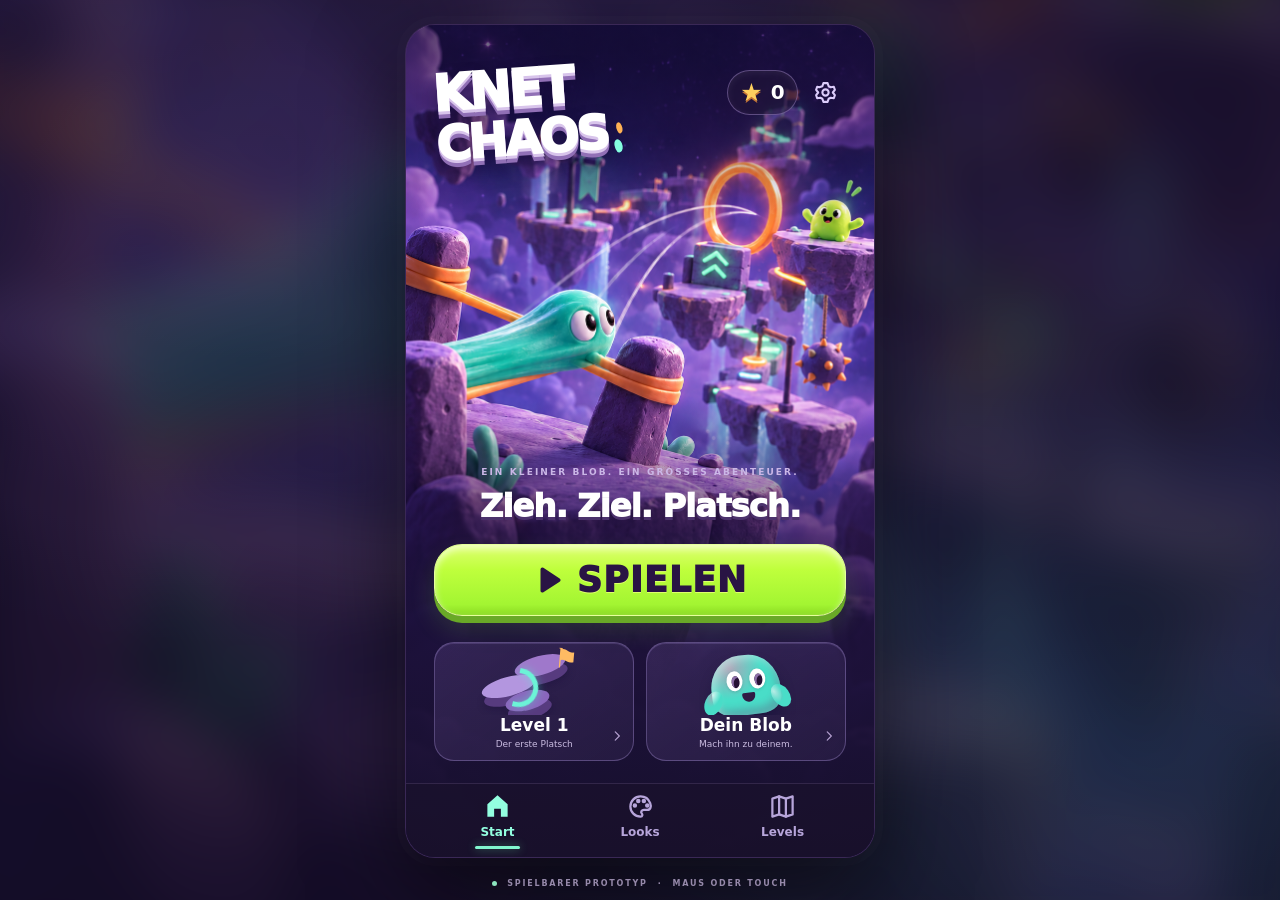
<file: knet-chaos/index.html>
<!doctype html>
<html lang="de">
<head>
  <meta charset="utf-8">
  <meta name="viewport" content="width=device-width,initial-scale=1,viewport-fit=cover">
  <meta name="theme-color" content="#211337">
  <meta name="apple-mobile-web-app-capable" content="yes">
  <meta name="apple-mobile-web-app-status-bar-style" content="black-translucent">
  <meta name="apple-mobile-web-app-title" content="KNET CHAOS">
  <meta name="description" content="Zieh. Ziel. Platsch. Rette deine Blob-Freunde in sechs handgemachten 3D-Parcours.">
  <title>KNET CHAOS · Zieh. Ziel. Platsch.</title>
  <link rel="icon" href="assets/icon.svg" type="image/svg+xml">
  <link rel="apple-touch-icon" sizes="180x180" href="assets/icon-180.png">
  <link rel="manifest" href="manifest.webmanifest">
  <link rel="stylesheet" href="style.css">
</head>
<body>
  <main id="app">
    <section id="home" class="screen home" aria-label="Startseite">
      <div class="hero-art" aria-hidden="true"></div>
      <div class="home-shade" aria-hidden="true"></div>
      <header class="home-header">
        <div class="wordmark" aria-label="Knet Chaos"><span>KNET</span><span>CHAOS<i></i></span></div>
        <div class="header-tools"><div class="star-wallet" title="Deine erspielten Sterne"><span>★</span><b id="total-stars">0</b></div><button class="icon-button settings-open" aria-label="Einstellungen"><svg><use href="#gear"/></svg></button></div>
      </header>
      <div class="home-bottom">
        <div class="home-caption"><span class="eyebrow">EIN KLEINER BLOB. EIN GROSSES ABENTEUER.</span><h1>Zieh. Ziel. Platsch.</h1></div>
        <button id="play" class="play-button"><svg><use href="#play-icon"/></svg>SPIELEN</button>
        <div class="home-cards">
          <button id="level-card" class="home-card"><span class="card-art island-art" aria-hidden="true"><i></i><i></i><i></i><b>⚑</b></span><span><strong id="continue-level">Level 1</strong><small id="continue-name">Dein erster Sprung</small></span><svg class="chevron"><use href="#chevron"/></svg></button>
          <button id="looks-card" class="home-card"><span class="card-art"><span class="mini-blob pink"><i></i><i></i><b></b></span></span><span><strong>Dein Blob</strong><small>Mach ihn zu deinem.</small></span><svg class="chevron"><use href="#chevron"/></svg></button>
        </div>
        <nav class="bottom-nav" aria-label="Hauptmenü"><button class="nav-item active" id="nav-home"><svg><use href="#house"/></svg><span>Start</span></button><button class="nav-item" id="nav-looks"><svg><use href="#palette"/></svg><span>Looks</span></button><button class="nav-item" id="nav-levels"><svg><use href="#map"/></svg><span>Levels</span></button></nav>
      </div>
    </section>
    <section id="game" class="screen game" hidden aria-label="Spiel">
      <div id="scene" role="img" aria-label="3D-Parcours: Ziehe den türkisen Blob zurück und lass ihn zum grünen Freund fliegen."></div>
      <header class="game-header"><button id="back-home" class="icon-button glass" aria-label="Zur Startseite"><svg><use href="#back"/></svg></button><div class="level-heading"><span id="game-level">LEVEL 1 / 6</span><h2 id="level-name">Dein erster Sprung</h2></div><button id="pause" class="icon-button glass" aria-label="Spiel pausieren"><svg><use href="#pause-icon"/></svg></button></header>
      <div class="game-status"><span id="rings-status">○ 0 / 1</span><span id="shots-status">1. Versuch</span></div>
      <div id="toast" class="toast" role="status"></div>
      <div class="game-bottom"><div id="aim-hint" class="aim-hint"><span class="gesture">↙</span><div><strong>Ziehen. Zielen. Loslassen.</strong><small id="hint-detail">Zieh den Blob nach links unten.</small></div></div><div class="game-controls"><button id="retry" class="small-button"><svg><use href="#retry-icon"/></svg>Noch mal</button><button id="aim-help" class="small-button selected" aria-pressed="true"><svg><use href="#target"/></svg>Zielhilfe</button><button id="keyboard-toggle" class="small-button" aria-label="Steuerung ohne Ziehen" title="Steuerung ohne Ziehen"><svg><use href="#sliders"/></svg></button></div><div id="accessible-controls" class="accessible-controls" hidden><label>Winkel <input id="angle" aria-label="Schusswinkel" type="range" min="20" max="85" value="55"></label><label>Kraft <input id="power" aria-label="Schusskraft" type="range" min="3" max="12" step="0.1" value="9"></label><button id="launch-button" class="small-button selected">Los!</button></div></div>
      <div id="result" class="result-overlay" hidden><div class="result-card"><div id="result-icon" class="result-icon">✦</div><span id="result-eyebrow" class="eyebrow">GUT GELANDET!</span><h2 id="result-title">Freund gerettet!</h2><div id="result-stars" class="result-stars" aria-label="Ergebnis"></div><p id="result-message"></p><button id="result-primary" class="play-button">WEITER <svg><use href="#chevron"/></svg></button><button id="result-secondary" class="text-button">Noch mal spielen</button></div></div>
    </section>
    <dialog id="modal"><div class="modal-header"><div><span id="modal-kicker" class="eyebrow">DEIN ABENTEUER</span><h2 id="modal-title">Levels</h2></div><button id="close-modal" class="icon-button" aria-label="Schließen"><svg><use href="#close"/></svg></button></div><div id="modal-content"></div></dialog>
    <div id="error-message" class="error-message" hidden role="alert"></div>
  </main>
  <div class="desktop-note"><span class="note-dot"></span>SPIELBARER PROTOTYP <span>·</span> MAUS ODER TOUCH</div>
  <div class="rotate-hint" role="status"><span>↻</span><strong>Einmal ins Hochformat drehen.</strong><p>Dann hat dein Blob genug Platz zum Fliegen.</p></div>
  <svg class="svg-definitions" xmlns="http://www.w3.org/2000/svg" aria-hidden="true"><defs>
    <symbol id="play-icon" viewBox="0 0 24 24"><path d="M6 3.5a1.5 1.5 0 0 1 2.3-1.3l13 8.5a1.5 1.5 0 0 1 0 2.6l-13 8.5A1.5 1.5 0 0 1 6 20.5Z" fill="currentColor" stroke="none"/></symbol>
    <symbol id="gear" viewBox="0 0 24 24"><path d="m10 3-1 3-3 1-2-.5-1 3L5 12l-2 2.5 1 3 3-.5 2 1 1 3h4l1-3 2-1 3 .5 1-3-2-2.5 2-2.5-1-3-3 .5-2-1-1-3Z"/><circle cx="12" cy="12" r="3"/></symbol>
    <symbol id="house" viewBox="0 0 24 24"><path d="m3 10 9-8 9 8v11h-6v-7H9v7H3Z" fill="currentColor" stroke="none"/></symbol>
    <symbol id="palette" viewBox="0 0 24 24"><path d="M12 3a9 9 0 1 0 0 18c2 0 2-2 1-3s0-3 2-3h3c6 0 3-12-6-12Z"/><circle cx="7" cy="11" r="1"/><circle cx="10" cy="7" r="1"/><circle cx="15" cy="7" r="1"/><circle cx="18" cy="11" r="1"/></symbol>
    <symbol id="map" viewBox="0 0 24 24"><path d="m3 5 6-2 6 2 6-2v16l-6 2-6-2-6 2Z"/><path d="M9 3v16M15 5v16"/></symbol>
    <symbol id="chevron" viewBox="0 0 24 24"><path d="m9 5 7 7-7 7"/></symbol>
    <symbol id="back" viewBox="0 0 24 24"><path d="m15 5-7 7 7 7"/></symbol>
    <symbol id="close" viewBox="0 0 24 24"><path d="m6 6 12 12M18 6 6 18"/></symbol>
    <symbol id="pause-icon" viewBox="0 0 24 24"><path d="M8 5v14M16 5v14" stroke-width="4"/></symbol>
    <symbol id="retry-icon" viewBox="0 0 24 24"><path d="M4 10a8 8 0 1 1 0 5M4 4v6h6"/></symbol>
    <symbol id="target" viewBox="0 0 24 24"><circle cx="12" cy="12" r="8"/><circle cx="12" cy="12" r="3"/><path d="M12 1v4m0 14v4M1 12h4m14 0h4"/></symbol>
    <symbol id="sliders" viewBox="0 0 24 24"><path d="M5 3v18M12 3v18M19 3v18M2 8h6m1 8h6m1-9h6"/></symbol>
    <symbol id="volume" viewBox="0 0 24 24"><path d="M3 9v6h4l5 4V5L7 9ZM16 8q5 4 0 8m3-11q8 7 0 14"/></symbol>
  </defs></svg>
  <script src="vendor/three.min.js"></script><script src="physics.js"></script><script src="scene.js"></script><script src="app.js"></script>
</body>
</html>
</file>
<file: knet-chaos/style.css>
@font-face{font-family:KnetFallback;src:local('Arial Rounded MT Bold')}*{box-sizing:border-box}html,body{margin:0;min-height:100%;background:#110d22;color:#fff}body{font-family:'Trebuchet MS',KnetFallback,system-ui,sans-serif;display:flex;align-items:center;justify-content:center;min-height:100dvh;padding:24px 16px 42px;overflow:hidden;background:radial-gradient(ellipse at 20% 22%,#47326577,transparent 45%),radial-gradient(ellipse at 90% 85%,#17696044,transparent 45%),#110d22}body:before{content:'';position:fixed;inset:-50px;background:url('assets/hero-bg.png') center 40%/cover;filter:blur(28px);opacity:.17;pointer-events:none}button,input{font:inherit}button{cursor:pointer;color:inherit;border:0;-webkit-tap-highlight-color:transparent}button:focus-visible,input:focus-visible{outline:3px solid #b7ff4b;outline-offset:4px}button:disabled{opacity:.5;cursor:default}button{transition:transform .18s,filter .18s,background .18s}button:hover{filter:brightness(1.09)}button:active{transform:scale(.97)}[hidden]{display:none!important}svg{width:24px;height:24px;fill:none;stroke:currentColor;stroke-width:2;stroke-linecap:round;stroke-linejoin:round;flex-shrink:0}.svg-definitions{position:absolute;width:0;height:0;overflow:hidden}#app{position:relative;height:min(900px,calc(100dvh - 66px));width:auto;aspect-ratio:9/16;max-width:100%;isolation:isolate;overflow:hidden;background:#25143f;border:1px solid #a08ac02d;border-radius:30px;box-shadow:0 36px 90px #0008,0 0 0 8px #ffffff04}.screen{position:absolute;inset:0}.hero-art{position:absolute;inset:0;background:#392350 url('assets/hero-bg.png') center center/cover no-repeat;animation:hero-breathe 14s ease-in-out infinite alternate}.home-shade{position:absolute;inset:0;background:linear-gradient(180deg,#130b34aa 0%,transparent 24%,transparent 45%,#1a0d3977 57%,#1c1138e8 76%,#17102dfb 100%)}.home-header{position:absolute;inset:5% 6% auto;display:flex;justify-content:space-between;align-items:flex-start;gap:10px}.wordmark{font-family:KnetFallback,'Arial Rounded MT Bold','Arial Black',system-ui,sans-serif;font-weight:1000;line-height:.87;letter-spacing:-2.8px;transform:rotate(-4deg);font-size:clamp(35px,5.6dvh,57px);text-shadow:0 3px 0 #d8c4eb,0 7px 0 #9170b6,0 12px 18px #160b3cbb}.wordmark span{display:block;position:relative}.wordmark span:last-child{font-size:.94em;margin-top:7px}.wordmark i{position:absolute;width:8px;height:13px;background:#84ffe0;border-radius:70% 50% 70% 40%;right:-15px;bottom:0;transform:rotate(-20deg);box-shadow:8px -16px 0 -1px #ffb254}.header-tools{display:flex;align-items:center;gap:8px;padding-top:3px}.star-wallet{padding:7px 12px;border:1.5px solid #bda1e767;background:#20143899;border-radius:99px;display:flex;align-items:center;gap:8px;font-size:20px;box-shadow:inset 0 2px 8px #fff1}.star-wallet span{color:#ffd05e;font-size:25px;text-shadow:0 2px #c67536}.icon-button{background:transparent;width:40px;height:40px;display:grid;place-items:center;border-radius:13px;color:#dbccfa}.icon-button svg{width:25px;height:25px}.home-bottom{position:absolute;bottom:0;left:0;right:0;padding:0 6%}.home-caption{text-align:center;margin-bottom:19px}.eyebrow{font-size:9px;font-weight:800;letter-spacing:2.1px;color:#cbb7e7}.home-caption h1{font-size:clamp(22px,3.6dvh,36px);font-weight:1000;letter-spacing:-1px;text-shadow:0 3px 0 #4b326c;margin:8px 0 0}.play-button{display:flex;justify-content:center;align-items:center;gap:14px;width:100%;min-height:72px;border-radius:28px;background:linear-gradient(#dfff71 0%,#bfff3c 35%,#a3f532 85%,#8cdb23 100%);border:1px solid #e6ff9c;color:#291444;box-shadow:0 7px 0 #69a927,0 13px 27px #8af83324,inset 0 4px 7px #ffffff96;font-size:35px;letter-spacing:1px;font-weight:1000;text-shadow:0 1px #dfff6c}.play-button svg{width:30px;height:30px}.home-cards{display:grid;grid-template-columns:1fr 1fr;gap:12px;margin:26px 0 22px}.home-card{position:relative;overflow:hidden;border:1px solid #a893d85c;border-radius:20px;background:linear-gradient(145deg,#6a52964a,#2e224b90);padding:0 0 11px;display:flex;flex-direction:column;align-items:center;box-shadow:inset 0 1px #c9a9ff29;text-align:center}.home-card strong{display:block;font-size:17px;font-weight:900;margin-top:0}.home-card small{display:block;font-size:9px;color:#cabce1;margin-top:4px}.chevron{position:absolute;right:9px;bottom:17px;width:14px;height:14px;color:#b6a1d1}.card-art{height:72px;position:relative;display:grid;place-items:center;width:100%;overflow:hidden}.mini-blob{display:block;position:relative;width:69px;height:60px;margin-top:12px;border-radius:44% 46% 30% 30%/55% 58% 28% 30%;background:radial-gradient(ellipse at 32% 20%,#a8fff7 0%,#48d9c3 35%,#199a99 85%);box-shadow:inset 4px 4px 8px #ffffff66,inset -4px -7px 7px #65326744,0 10px 13px #100b3466;transform:rotate(-7deg)}.mini-blob:before,.mini-blob:after{content:'';position:absolute;top:32px;width:17px;height:25px;border-radius:100%;background:inherit;z-index:-1}.mini-blob:before{left:-8px;transform:rotate(30deg)}.mini-blob:after{right:-8px;transform:rotate(-30deg)}.mini-blob i{position:absolute;top:15px;width:16px;height:20px;background:#fff;border-radius:50%;left:16px;box-shadow:0 1px 3px #0002}.mini-blob i+i{left:39px}.mini-blob i:after{content:'';position:absolute;inset:5px 3px 3px 5px;background:#261235;border-radius:50%;box-shadow:inset 2px 2px 0 #8c6ea7}.mini-blob b{position:absolute;width:13px;height:9px;background:#301b44;border-radius:2px 2px 9px 9px;left:30px;top:38px}.mini-blob.pink{background:radial-gradient(ellipse at 30% 20%,#ffe1fa,#ef76cb 35%,#b63e95 85%)}.island-art i{position:absolute;left:40%;top:13px;width:52px;height:19px;border-radius:50%;background:#9f78cb;box-shadow:0 9px #573b7f,0 11px 9px #110a3655;transform:rotate(-15deg)}.island-art i:nth-child(2){left:23%;top:34px;width:55px;background:#b396df}.island-art i:nth-child(3){left:35%;top:48px;width:45px;background:#8a66bd}.island-art:after{content:'';position:absolute;left:41%;top:27px;width:17px;height:29px;border:5px solid #6cf3d7;border-left:0;border-radius:0 22px 22px 0;transform:rotate(13deg);filter:drop-shadow(0 0 4px #49ffd077)}.island-art b{position:absolute;left:60%;top:0;font-size:27px;color:#ffbb63;transform:rotate(5deg)}.bottom-nav{height:74px;display:flex;justify-content:space-around;border-top:1px solid #b69bdf28;margin:0 -7%;padding:8px 5% max(8px,env(safe-area-inset-bottom));background:#19112b99}.nav-item{position:relative;flex:1;background:none;display:flex;flex-direction:column;align-items:center;gap:5px;color:#b7a5da;font-size:12px;font-weight:800}.nav-item svg{width:27px;height:27px}.nav-item.active{color:#93ffe0}.nav-item.active:after{content:'';position:absolute;bottom:0;height:3px;width:45px;background:#82f7cf;border-radius:10px;box-shadow:0 0 10px #66ffae77}.game{background:radial-gradient(ellipse at 30% 65%,#7653a6,#39254e 52%,#1b1236)}#scene{position:absolute;inset:0;touch-action:none}#scene canvas{display:block;width:100%;height:100%}.game-header{position:absolute;top:max(21px,env(safe-area-inset-top));left:5%;right:5%;display:flex;align-items:center;gap:10px;pointer-events:none}.game-header>*{pointer-events:auto}.glass{background:#211738a1;border:1px solid #a999cd44;backdrop-filter:blur(8px)}.level-heading{flex:1;text-align:center}.level-heading>span{font-size:10px;letter-spacing:2px;color:#cdb7ed;font-weight:800}.level-heading h2{font-size:19px;margin:4px 0 0;letter-spacing:-.3px}.game-status{position:absolute;top:92px;left:7%;right:7%;display:flex;justify-content:space-between;font-size:11px;font-weight:800;color:#d5c4ec;pointer-events:none}.game-status span{background:#1b15375c;padding:7px 11px;border-radius:30px;border:1px solid #b1a4d01f}#rings-status{color:#ffca75}.game-bottom{position:absolute;bottom:max(25px,env(safe-area-inset-bottom));left:6%;right:6%;pointer-events:none}.aim-hint{display:flex;align-items:center;gap:13px;justify-content:center;margin-bottom:17px;text-shadow:0 3px 10px #180b2d}.aim-hint strong{font-size:16px;display:block}.aim-hint small{font-size:11px;color:#d3c2e9;display:block;margin-top:4px}.gesture{font-size:39px;font-weight:bold;color:#acffe8;animation:gesture 2s ease-in-out infinite}.game-controls{display:flex;gap:9px;justify-content:center;pointer-events:auto}.small-button{background:#211535b0;border:1px solid #aa8aca66;border-radius:14px;padding:11px 13px;display:flex;align-items:center;justify-content:center;gap:7px;font-size:11px;font-weight:800;backdrop-filter:blur(10px)}.small-button svg{width:16px;height:16px}.small-button.selected{background:#345844c7;color:#bcffd9;border-color:#8bebb577}.accessible-controls{pointer-events:auto;background:#211535e8;margin-top:9px;padding:12px;border-radius:15px;display:flex;gap:8px;align-items:center}.accessible-controls label{width:40%;font-size:10px;color:#d3c2e9}.accessible-controls input{width:100%;accent-color:#b5f958}.accessible-controls button{padding:12px}.toast{position:absolute;top:22%;left:50%;transform:translate(-50%,10px);background:#271741ed;border:1px solid #f8c66f70;border-radius:30px;padding:12px 20px;opacity:0;transition:.25s;white-space:nowrap;color:#ffe2b1;font-weight:900;font-size:15px;pointer-events:none}.toast.visible{opacity:1;transform:translate(-50%,0)}.result-overlay{position:absolute;inset:0;display:flex;align-items:center;justify-content:center;padding:8%;background:#160b3585;backdrop-filter:blur(8px);z-index:5}.result-card{width:100%;padding:30px 24px 20px;border-radius:30px;border:1px solid #bfa4e36e;background:radial-gradient(ellipse at top,#604282,#2a1b44 70%);text-align:center;box-shadow:0 20px 80px #10091b99;animation:card-in .3s ease-out}.result-icon{font-size:55px;line-height:1.2;color:#a0ffe0;text-shadow:0 0 35px #5cf7d655;margin-bottom:10px}.result-card h2{font-size:29px;margin:9px 0 13px;letter-spacing:-1px}.result-stars{font-size:42px;color:#ffca5e;letter-spacing:7px;text-shadow:0 3px 0 #ad693c}.result-stars .empty{color:#7a6492;text-shadow:none}.result-card p{font-size:13px;line-height:1.6;color:#d6c4e8;min-height:42px;margin-bottom:24px}.result-card .play-button{font-size:21px;min-height:58px;border-radius:21px}.text-button{background:none;padding:18px 8px 0;color:#d4bfeb;font-size:12px;font-weight:800}.result-card .eyebrow{color:#b2ffde}dialog{width:calc(100% - 38px);max-width:430px;max-height:85dvh;overflow:auto;margin:auto;padding:24px;background:linear-gradient(145deg,#483361,#261b3c);border:1px solid #a98ccc77;border-radius:27px;color:white;box-shadow:0 35px 100px #07000c99}dialog::backdrop{background:#120923b0;backdrop-filter:blur(8px)}.modal-header{display:flex;align-items:center;justify-content:space-between;margin-bottom:22px}.modal-header h2{font-size:28px;letter-spacing:-1px;margin:5px 0 0}.modal-header .eyebrow{font-size:8px}.modal-intro{color:#c8b7da;font-size:13px;line-height:1.6;margin:0 0 20px}.level-grid{display:grid;grid-template-columns:1fr 1fr;gap:11px}.level-tile{background:#24173877;border:1px solid #bda1dc40;border-radius:18px;padding:16px 10px;text-align:left;position:relative}.level-tile.current{border-color:#adf4669c;box-shadow:inset 0 0 20px #a2ff3b0b}.level-tile .level-number{font-size:32px;font-weight:1000;display:block;color:#b5ffdd;line-height:1}.level-tile strong{font-size:12px;display:block;margin:10px 0 6px}.level-tile .level-rating{font-size:16px;color:#ffd06c;letter-spacing:3px}.level-tile .level-rating .empty{color:#75628b}.level-tile small{display:block;color:#ac96c5;font-size:10px;line-height:1.4}.skin-grid{display:grid;grid-template-columns:repeat(3,1fr);gap:10px}.skin-button{border:1px solid #a991c54a;background:#21143080;border-radius:18px;display:flex;align-items:center;flex-direction:column;padding:8px 6px 12px;gap:10px}.skin-button.active{border-color:#a8fb93;background:#47734a33}.skin-button .mini-blob{transform:scale(.7);margin:0 -8px -11px}.skin-button strong{font-size:11px}.skin-button small{font-size:9px;color:#acffcd}.setting-row{display:flex;align-items:center;justify-content:space-between;gap:20px;border-top:1px solid #a38cbe33;padding:17px 0}.setting-row strong{font-size:14px}.setting-row small{display:block;color:#baa4d3;line-height:1.5;margin-top:4px;font-size:11px}.toggle{padding:8px 14px;min-width:62px;border-radius:30px;background:#59426d;color:#dbc7ee;font-size:12px;font-weight:800}.toggle.on{background:#b6f64e;color:#2c1e3a}.settings-footer{font-size:11px;line-height:1.7;color:#baa8d1;margin-top:20px}.settings-actions{display:flex;gap:9px;margin-top:15px}.modal-action{display:block;width:100%;margin-top:22px;min-height:50px;font-size:18px;border-radius:18px}.desktop-note{position:fixed;bottom:12px;display:flex;align-items:center;gap:10px;font-size:8px;letter-spacing:1.8px;font-weight:700;color:#9689aa}.note-dot{width:5px;height:5px;background:#8de5bf;border-radius:100%}.error-message{position:absolute;inset:20%;background:#2b2041;padding:25px;border-radius:20px;z-index:30;font-size:14px;line-height:1.6}.pause-copy{font-size:15px;color:#d6c3ec;line-height:1.6}.instructions{font-size:12px;line-height:1.8;color:#c6b2da}.instructions b{color:#c7ffdf}@keyframes hero-breathe{to{transform:scale(1.035) translateY(-.3%)}}@keyframes gesture{50%{transform:translate(-4px,4px)}}@keyframes card-in{from{opacity:0;transform:translateY(12px) scale(.96)}to{opacity:1;transform:none}}@media(max-width:600px){body{padding:0;display:block}#app{height:100dvh;width:100%;max-width:540px;aspect-ratio:auto;border-radius:0;border:0;margin:auto;box-shadow:none}.desktop-note{display:none}.home-header{top:max(5%,env(safe-area-inset-top))}.home-bottom{padding-bottom:env(safe-area-inset-bottom)}.wordmark{font-size:clamp(42px,6.5dvh,58px)}.home-caption h1{font-size:clamp(28px,4dvh,36px)}.home-cards{margin-top:25px;margin-bottom:20px}.home-card strong{font-size:18px}.home-card small{font-size:10px}.home-caption .eyebrow{font-size:8px;letter-spacing:1.6px}.play-button{min-height:78px;font-size:37px}.home-card .card-art{height:80px}.bottom-nav{height:79px}.home-header .icon-button{width:34px}.star-wallet{padding:6px 10px;font-size:18px}}@media(max-height:720px){.home-caption{margin-bottom:12px}.home-caption .eyebrow{display:none}.home-cards{margin:20px 0 13px}.card-art,.home-card .card-art{height:56px}.home-card{padding-bottom:9px}.play-button{min-height:61px;font-size:31px;border-radius:24px}.home-card small{display:none}.bottom-nav{height:61px}.nav-item{font-size:10px;gap:3px}.nav-item svg{height:23px;width:23px}.home-header{top:4%}.wordmark{font-size:42px}.home-caption h1{font-size:28px}.game-bottom{bottom:17px}.aim-hint{margin-bottom:11px}.game-header{top:15px}.game-status{top:75px}}@media(prefers-reduced-motion:reduce){*,*:before,*:after{animation:none!important;transition:none!important}}

html,body{overscroll-behavior:none}#app{-webkit-user-select:none;user-select:none}.rotate-hint{display:none}.install-help{width:100%;margin:12px 0 20px;line-height:1.5;color:#b7ffd9}.install-steps{padding-left:20px}.install-steps li{margin:0 0 14px}@media(max-height:500px) and (orientation:landscape) and (pointer:coarse){.rotate-hint{position:fixed;inset:0;z-index:99;display:flex;flex-direction:column;justify-content:center;align-items:center;text-align:center;padding:25px;background:#25143ff7}.rotate-hint>span{font-size:65px;color:#b7ff80}.rotate-hint strong{font-size:23px}.rotate-hint p{font-size:13px;color:#cfb7e5}}
</file>
